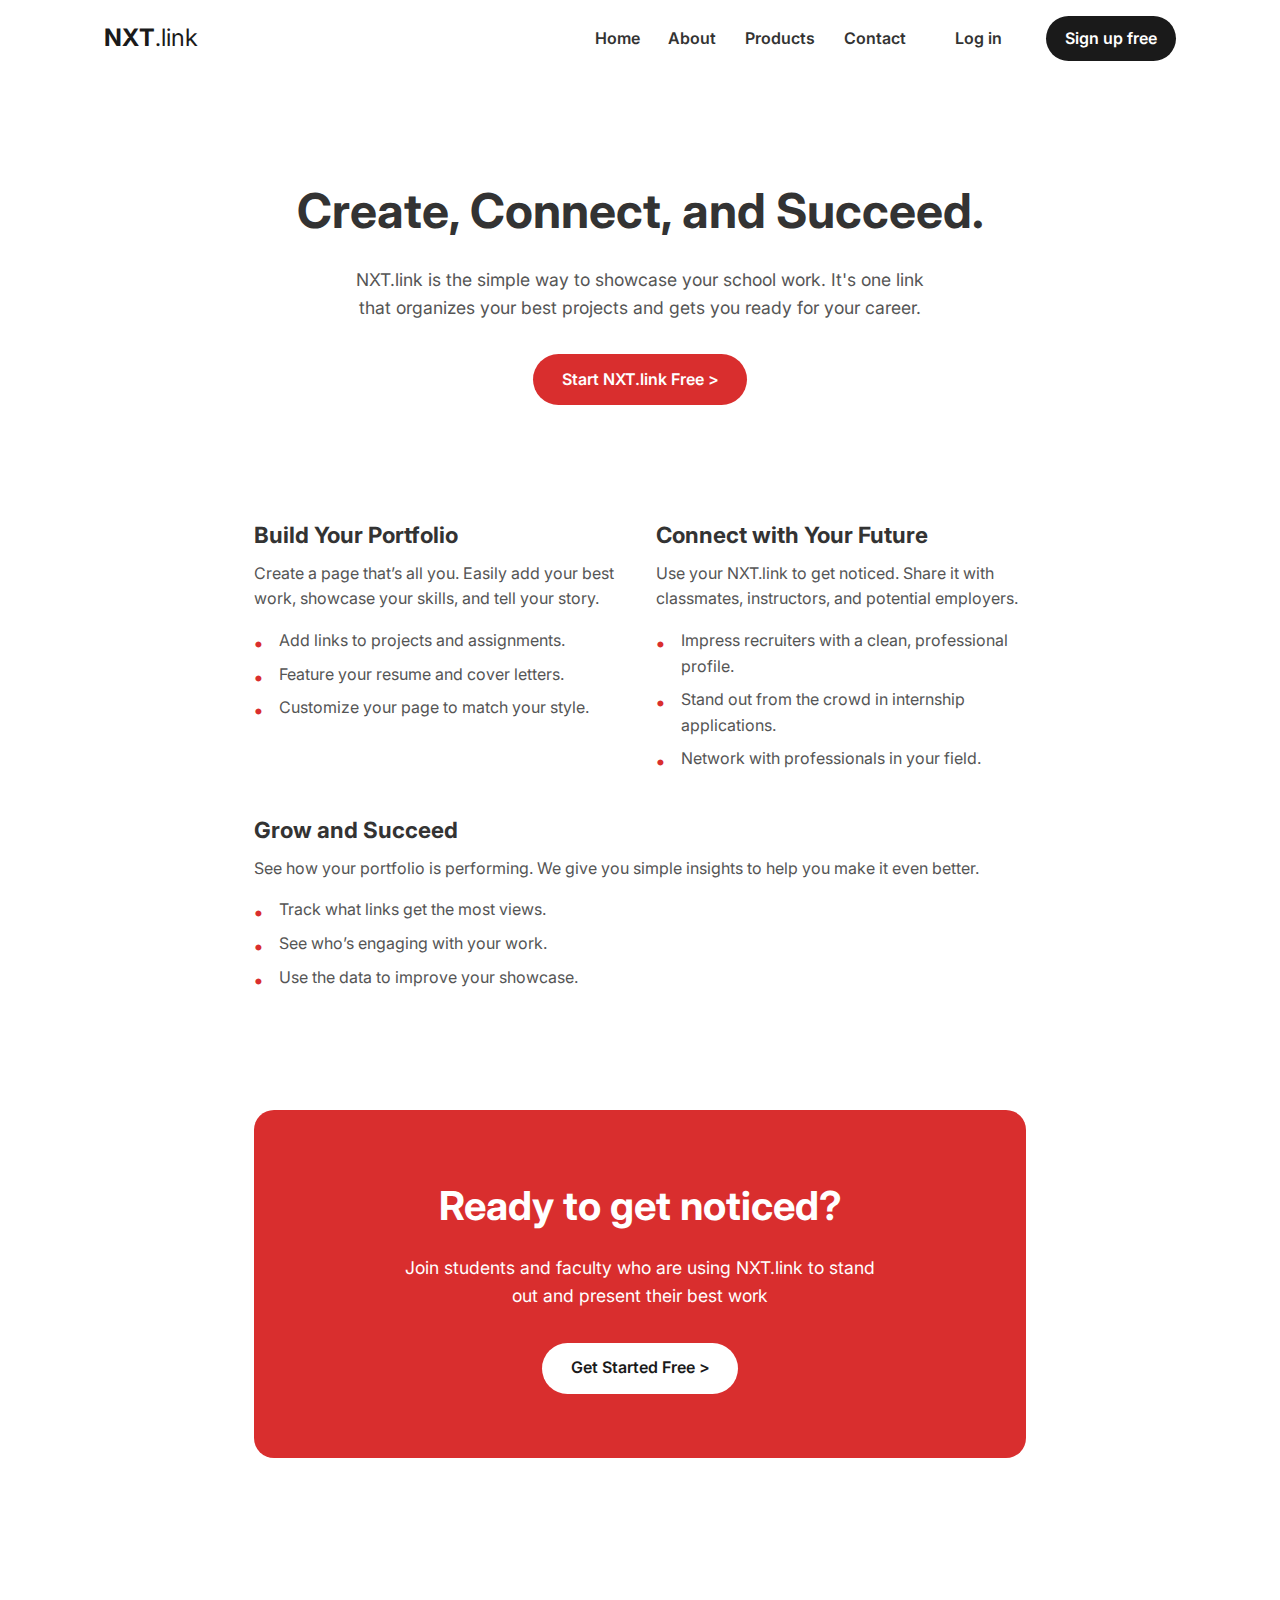
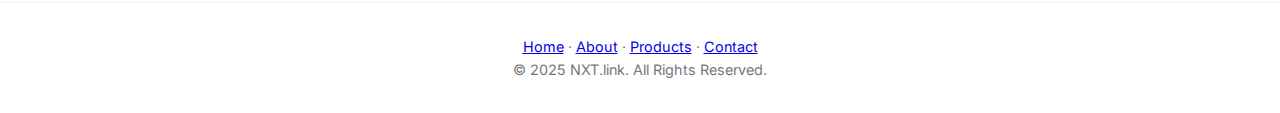
<file: about.html>
<!DOCTYPE html>
<html lang="en">
<head>
    <meta charset="UTF-8">
    <meta name="viewport" content="width=device-width, initial-scale=1.0">
    <title>About | NXT.link</title>
    <link rel="stylesheet" href="style.css">
    <link rel="preconnect" href="https://fonts.googleapis.com">
    <link rel="preconnect" href="https://fonts.gstatic.com" crossorigin>
    <link href="https://fonts.googleapis.com/css2?family=Inter:wght@400;600;700&display=swap" rel="stylesheet">
</head>
<body>

<header id="main-header">
  <nav class="main-nav">
    <a href="index.html" class="logo">NXT<span>.link</span></a>

   
    <div class="nav-actions">
      <a href="index.html"  class="nav-link">Home</a>
      <a href="about.html"  class="nav-link">About</a>
      <a href="products.html" class="nav-link">Products</a>
      <a href="contact.html" class="nav-link">Contact</a>
      <a href="#" id="login-btn" class="btn btn-login">Log in</a>
      <a href="#" class="btn btn-signup signup-trigger">Sign up free</a>
    </div>
  </nav>
</header>


    <main id="main-content">
        <div class="page-content">
            <section class="hero-about">
                <h1>Create, Connect, and Succeed.</h1>
                <p>NXT.link is the simple way to showcase your school work. It's one link that organizes your best projects and gets you ready for your career.</p>
                <a href="#" class="btn-start-free signup-trigger">Start NXT.link Free &gt;</a>
            </section>
            <section class="about-features">
                <div class="about-feature-item">
                    <h3>Build Your Portfolio</h3>
                    <p>Create a page that’s all you. Easily add your best work, showcase your skills, and tell your story.</p>
                    <ul>
                        <li>Add links to projects and assignments.</li>
                        <li>Feature your resume and cover letters.</li>
                        <li>Customize your page to match your style.</li>
                    </ul>
                </div>
                <div class="about-feature-item">
                    <h3>Connect with Your Future</h3>
                    <p>Use your NXT.link to get noticed. Share it with classmates, instructors, and potential employers.</p>
                    <ul>
                        <li>Impress recruiters with a clean, professional profile.</li>
                        <li>Stand out from the crowd in internship applications.</li>
                        <li>Network with professionals in your field.</li>
                    </ul>
                </div>
                <div class="about-feature-item">
                    <h3>Grow and Succeed</h3>
                    <p>See how your portfolio is performing. We give you simple insights to help you make it even better.</p>
                    <ul>
                        <li>Track what links get the most views.</li>
                        <li>See who’s engaging with your work.</li>
                        <li>Use the data to improve your showcase.</li>
                    </ul>
                </div>
            </section>
            <section class="cta-banner">
                <h2>Ready to get noticed?</h2>
                <p>Join students and faculty who are using NXT.link to stand out and present their best work</p>
                <a href="#" class="signup-trigger">Get Started Free &gt;</a>
            </section>
        </div>
    </main>

    <footer id="main-footer">
  <nav aria-label="Footer">
    <a href="index.html">Home</a> · 
    <a href="about.html">About</a> · 
    <a href="products.html">Products</a> · 
    <a href="contact.html">Contact</a>
  </nav>
  <p>&copy; 2025 NXT.link. All Rights Reserved.</p>
</footer>

    <!-- Modals -->
    <div id="signup-modal" class="modal">
        <div class="modal-content">
            <span class="close-btn">&times;</span>
            <div class="modal-logo">NXT<span>.link</span></div>
            <h2>Join NXT.link</h2>
            <p class="modal-subtitle">Create your free NXT.link account</p>
            <form>
                <label for="username-about">Username</label>
                <input type="text" id="username-about" placeholder="yourname">
                <small>Your nxt.link will be: nxt.link/yourname</small>
                <label for="email-about">Email</label>
                <input type="email" id="email-about" placeholder="you@example.com">
                <label for="password-about">Password</label>
                <input type="password" id="password-about" placeholder="Password">
                <label for="confirm-password-about">Confirm Password</label>
                <input type="password" id="confirm-password-about" placeholder="••••••••••">
                <button type="submit" class="btn-modal-submit">Create your NXT.link</button>
            </form>
            <p class="modal-footer-text">Already have an account? <a href="#">Sign in</a></p>
        </div>
    </div>
    <div id="login-modal" class="modal">
        <div class="modal-content">
            <span class="close-btn">&times;</span>
            <div class="modal-logo">NXT<span>.link</span></div>
            <h2>Log in to your NXT.link</h2>
            <form>
                <input type="text" placeholder="nxt.link/ Username">
                <input type="password" placeholder="Password">
                <a href="#" class="modal-link">Log in with phone number</a>
                <button type="submit" class="btn-modal-submit btn-login-submit">Log in</button>
            </form>
            <a href="#" class="modal-link">Forgot password?</a>
            <p class="modal-footer-text">Don't have an account? <a href="#">Sign up</a></p>
        </div>
    </div>

    <script src="script.js"></script>
</body>
</html>
</file>
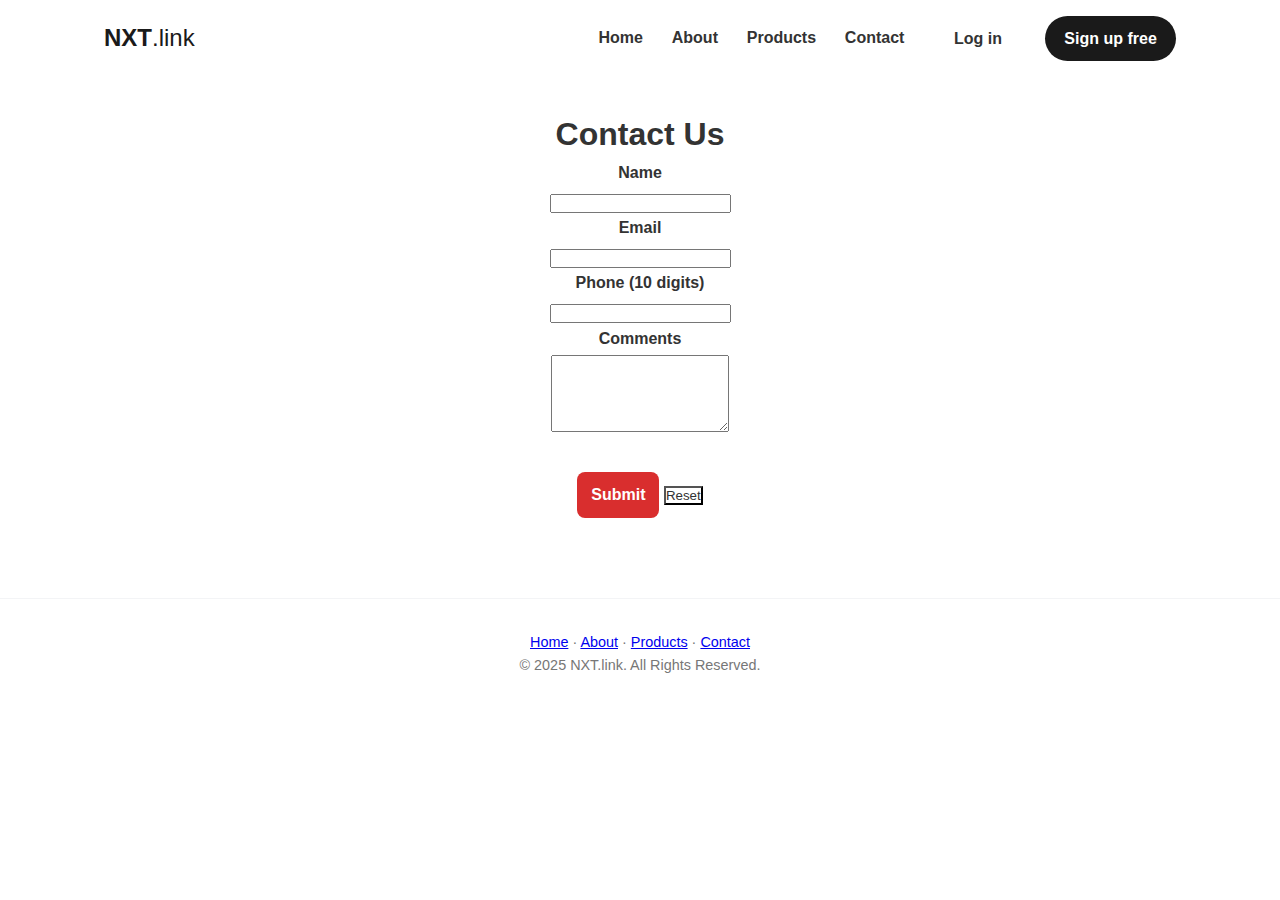
<file: contact.html>
<!DOCTYPE html>
<html lang="en">
<head>
  <meta charset="UTF-8" />
  <meta name="viewport" content="width=device-width, initial-scale=1.0"/>
  <title>Contact | NXT.link</title>

  <link rel="stylesheet" href="style.css" />
  <script src="contact.js" defer></script>
</head>
<body>
<header id="main-header">
  <nav class="main-nav">
    <a href="index.html" class="logo">NXT<span>.link</span></a>
    <div class="nav-actions">
      <a href="index.html"  class="nav-link">Home</a>
      <a href="about.html"  class="nav-link">About</a>
      <a href="products.html" class="nav-link">Products</a>
      <a href="contact.html" class="nav-link" aria-current="page">Contact</a>
      <a href="#" id="login-btn" class="btn btn-login">Log in</a>
      <a href="#" class="btn btn-signup signup-trigger">Sign up free</a>
    </div>
  </nav>
</header>

<main class="page-content" id="content">
  <h1>Contact Us</h1>

  <form id="contact-form" novalidate>
    <!-- Each field is its own block so order is clear and vertical -->
    <div class="form-group">
      <label for="name" style="display:block; margin-bottom:.25rem; font-weight:600;">Name</label>
      <input type="text" id="name" name="name" autocomplete="name" required />
    </div>

    <div class="form-group">
      <label for="email" style="display:block; margin-bottom:.25rem; font-weight:600;">Email</label>
      <input type="email" id="email" name="email" autocomplete="email" required />
    </div>

    <div class="form-group">
      <label for="phone" style="display:block; margin-bottom:.25rem; font-weight:600;">Phone (10 digits)</label>
      <input type="tel" id="phone" name="phone" inputmode="numeric" autocomplete="tel" required />
    </div>

    <div class="form-group">
      <label for="comments" style="display:block; margin-bottom:.25rem; font-weight:600;">Comments</label>
      <textarea id="comments" name="comments" rows="5" required></textarea>
    </div>

    <div id="form-errors" class="visually-hidden" aria-live="polite"></div>

    <div class="form-actions" style="margin-top:1rem;">
      <button type="submit" class="btn-modal-submit">Submit</button>
      <button type="reset" class="btn btn-login">Reset</button>
    </div>
  </form>
</main>

<footer id="main-footer">
  <nav aria-label="Footer">
    <a href="index.html">Home</a> · <a href="about.html">About</a> · <a href="products.html">Products</a> · <a href="contact.html">Contact</a>
  </nav>
  <p>&copy; 2025 NXT.link. All Rights Reserved.</p>
</footer>

<script src="script.js" defer></script>
</body>
</html>
</file>
<file: style.css>
/* General Setup */
:root {
  --primary-color: #D92E2E;
  --dark-color: #1A1A1A;
  --light-color: #FFFFFF;
  --gray-color: #F3F4F6;
  --text-color: #333333;
}

* { margin: 0; padding: 0; box-sizing: border-box; }

body {
  font-family: 'Inter', sans-serif;
  color: var(--text-color);
  background-color: var(--light-color);
  line-height: 1.6;
}

/* Header & Navigation */
#main-header { width: 100%; }

.announcement-bar {
  background-color: var(--primary-color);
  color: var(--light-color);
  text-align: center;
  padding: 0.5rem;
  font-size: 0.9rem;
}

.main-nav {
  display: flex;
  justify-content: space-between;
  align-items: center;
  padding: 1rem 5%;
  max-width: 1200px;
  margin: 0 auto;
}

.logo {
  font-weight: 700;
  font-size: 1.5rem;
  text-decoration: none;
  color: var(--dark-color);
}
.logo span { font-weight: 400; }

/* Old UL nav (hidden if present) */
.nav-links { display: none; list-style: none; gap: 2rem; }
.nav-links a {
  text-decoration: none;
  color: var(--text-color);
  font-weight: 600;
  cursor: pointer;
  /* FIX: removed position:absolute which was breaking layout */
}

/* New right-side action group (page links + buttons) */
.nav-actions {
  display: flex;
  align-items: center;
  gap: 1rem;
  margin-left: auto; /* push to the right */
}

.nav-actions .nav-link {
  text-decoration: none;
  color: var(--text-color);
  font-weight: 600;
  line-height: 1;
  padding: 0.6rem 0.4rem;
}
.nav-actions .nav-link:hover { text-decoration: underline; }

.nav-actions .btn {
  text-decoration: none;
  padding: 0.6rem 1.2rem;
  border-radius: 50px;
  font-weight: 600;
  margin-left: 0.5rem;
}
.btn-login { background-color: transparent; color: var(--text-color); }
.btn-signup { background-color: var(--dark-color); color: var(--light-color); }

/* Main Content - Shared */
.page-content {
  text-align: center;
  padding: 2rem 5%;
  max-width: 900px;
  margin: 0 auto;
}

/* Hero Section (Home Page) */
.hero h1 { font-size: 3rem; margin-top: 2rem; }
.hero h2 { font-size: 2.5rem; font-weight: 700; margin-bottom: 1rem; }
.hero p { max-width: 600px; margin: 0 auto 2rem; color: #555; }

.claim-form {
  display: flex; justify-content: center; align-items: center;
  background-color: var(--light-color); border: 1px solid #ddd; border-radius: 50px;
  padding: 0.5rem; max-width: 500px; margin: 0 auto;
}
.form-prefix { padding: 0 0.5rem 0 1rem; color: #777; }
.claim-form input { border: none; outline: none; flex-grow: 1; font-size: 1rem; }
.claim-form button {
  background-color: var(--primary-color); color: var(--light-color);
  border: none; border-radius: 50px; padding: 0.8rem 1.5rem; font-weight: 600; cursor: pointer;
}

/* Stats Section */
.stats { display: flex; justify-content: space-around; margin: 5rem 0; }
.stat-item h3 { font-size: 2.5rem; font-weight: 700; }

/* Features Section */
.features { display: flex; justify-content: space-around; gap: 2rem; margin: 5rem 0; }
.feature-item { max-width: 250px; }
.icon-container {
  font-size: 1.5rem; background-color: var(--gray-color);
  width: 60px; height: 60px; border-radius: 15px;
  display: flex; justify-content: center; align-items: center; margin: 0 auto 1rem;
}
.feature-item h4 { font-size: 1.2rem; margin-bottom: 0.5rem; }
.feature-item p { color: #555; font-size: 0.9rem; }

/* Partners Section */
.partners {
  margin: 5rem 0; display: flex; justify-content: space-around; align-items: center;
  flex-wrap: wrap; gap: 2rem;
}
.partners img {
  height: 40px; filter: grayscale(100%); opacity: 0.7; transition: all 0.3s ease;
}
.partners img:hover { filter: grayscale(0%); opacity: 1; }

/* Footer */
#main-footer {
  text-align: center; padding: 2rem; margin-top: 3rem;
  font-size: 0.9rem; color: #777; border-top: 1px solid var(--gray-color);
}

/* Modal Styles */
.modal {
  display: none; position: fixed; z-index: 1000; left: 0; top: 0;
  width: 100%; height: 100%; overflow: auto; background-color: rgba(0,0,0,0.6);
  justify-content: center; align-items: center;
}
.modal-content {
  background-color: #fff; margin: auto; padding: 40px; border-radius: 8px;
  width: 90%; max-width: 420px; text-align: left; position: relative;
  box-shadow: 0 5px 15px rgba(0,0,0,0.3);
}
.close-btn {
  color: #aaa; position: absolute; top: 15px; right: 25px;
  font-size: 28px; font-weight: bold; cursor: pointer;
}
.close-btn:hover, .close-btn:focus { color: #000; }
.modal-logo { font-weight: 700; font-size: 1.8rem; text-align: center; margin-bottom: 2rem; }
.modal-logo span { font-weight: 400; }
.modal-content h2 { font-size: 2rem; font-weight: 700; text-align: center; margin-bottom: 0.5rem; }
.modal-content .modal-subtitle { text-align: center; color: #666; margin-bottom: 2rem; }
.modal-content form { display: flex; flex-direction: column; }
.modal-content label { margin-bottom: 0.5rem; font-weight: 600; font-size: 0.9rem; }
.modal-content input {
  background-color: var(--gray-color); border: 1px solid #e0e0e0; border-radius: 8px;
  padding: 12px 15px; margin-bottom: 1rem; font-size: 1rem; width: 100%;
}
.modal-content small { margin-top: -0.8rem; margin-bottom: 1rem; font-size: 0.8rem; color: #777; }
.btn-modal-submit {
  background-color: var(--primary-color); color: var(--light-color);
  border: none; border-radius: 8px; padding: 14px; font-size: 1rem; font-weight: 600; cursor: pointer; margin-top: 1rem;
}
.btn-login-submit { background-color: var(--gray-color); color: #888; }
.modal-footer-text { text-align: center; margin-top: 1.5rem; font-size: 0.9rem; }
.modal-link { font-size: 0.9rem; text-decoration: none; color: var(--primary-color); font-weight: 600; text-align: center; display: block; margin-top: 0.5rem; }

/* Styles for About Page */
.hero-about { text-align: center; padding: 4rem 1rem; }
.hero-about h1 { font-size: 3rem; font-weight: 700; margin-bottom: 1rem; }
.hero-about p { max-width: 600px; margin: 0 auto 2rem; font-size: 1.1rem; color: #555; }
.btn-start-free {
  background-color: var(--primary-color); color: var(--light-color);
  text-decoration: none; padding: 0.8rem 1.8rem; border-radius: 50px; font-weight: 600; display: inline-block;
}
.about-features {
  display: flex; justify-content: space-between; gap: 2rem; padding: 3rem 0;
  text-align: left; flex-wrap: wrap;
}
.about-feature-item { flex: 1; min-width: 280px; }
.about-feature-item h3 { font-size: 1.4rem; margin-bottom: 0.5rem; }
.about-feature-item p { color: #555; margin-bottom: 1rem; }
.about-feature-item ul { list-style: none; padding-left: 0; }
.about-feature-item li {
  color: #555; margin-bottom: 0.5rem; position: relative; padding-left: 25px;
}
.about-feature-item li::before {
  content: '•'; color: var(--primary-color); font-weight: bold;
  position: absolute; left: 0; top: 0; font-size: 1.2rem;
}
.cta-banner {
  background-color: var(--primary-color); color: var(--light-color);
  text-align: center; padding: 4rem 2rem; border-radius: 20px; margin: 4rem 0;
}
.cta-banner h2 { font-size: 2.5rem; margin-bottom: 1rem; }
.cta-banner p { max-width: 500px; margin: 0 auto 2rem; font-size: 1.1rem; }
.cta-banner a {
  background-color: var(--light-color); color: var(--dark-color);
  text-decoration: none; padding: 0.8rem 1.8rem; border-radius: 50px; font-weight: 600; display: inline-block;
}

/* --- STYLES FOR LINK BIO PAGE --- */
/* FIX: use block flow so header/footer + centered column work */
.link-bio-body {
  background: #fff;
  display: block;
  min-height: 100vh;
  color: #000;
}

.link-bio-container {
  width: 100%;
  max-width: 380px;
  margin: 6rem auto 2rem;  /* space below top nav */
  padding: 2rem 1rem;
  display: flex; flex-direction: column; align-items: center;
}

.bio-header { text-align: center; margin-bottom: 2rem; }
.profile-picture-container { margin-bottom: 1rem; cursor: pointer; }
#profile-pic {
  width: 100px; height: 100px; border-radius: 50%;
  border: 3px solid white; object-fit: cover;
}
.username { font-size: 1.2rem; font-weight: 600; }

.links-section {
  width: 100%;
  display: flex; align-items: center; flex-direction: column;
  gap: 1rem; margin-bottom: 2rem; line-height: 60px;
}
.bio-link {
  background-color: rgba(0,0,0,0.1); color: white;
  text-decoration: none; padding: 1rem; text-align: center;
  border-radius: 8px; border: 1px solid rgba(255,255,255,0.3);
  font-weight: 600; transition: background-color 0.3s ease;
}
.bio-link:hover { background-color: rgba(255,255,255,0.2); }

.bio-footer { text-align: center; }
.social-icons {
  display: flex; justify-content: center; gap: 1.5rem; margin-bottom: 1.5rem;
}
.social-icons a { color: white; font-size: 1.5rem; transition: color 0.3s ease; }
.social-icons a:hover { color: #ddd; }
.footer-logo { font-weight: 600; opacity: 0.8; }

/* --- NEW STYLES FOR ADD LINK FORM --- */
.add-link-form {
  margin-top: 2rem; width: 100%;
  display: flex; flex-direction: column; gap: 0.5rem;
}
.add-link-form input {
  width: 100%; padding: 0.8rem; border-radius: 5px;
  border: 1px solid rgba(78,78,78,0.5); background-color: rgba(255,255,255,0.2);
  color: white; font-size: 1rem;
}
.add-link-form input::placeholder { color: rgba(0,0,0,0.7); }
.add-link-form button {
  padding: 0.8rem; border-radius: 5px; border: none;
  background-color: white; color: var(--primary-color);
  font-weight: 700; font-size: 1rem; cursor: pointer;
}

/* ========= Responsive ========= */

/* Exact 800x1000 window (or smaller) padding tweak */
@media screen and (max-width: 800px) and (max-height: 1000px){
  body { padding: 0 1rem; }
}

/* General <=1000px */
@media (max-width: 1000px){
  .main-nav{ padding:1rem 3%; }
  .page-content{ padding:1.5rem 4%; }
}

/* General <=800px */
@media (max-width: 800px){
  .main-nav{
    flex-direction: column;
    align-items: center;
    justify-content: center;
    gap: .5rem;
    padding: .75rem 1rem;
  }
  .nav-actions{
    justify-content: center;    /* center About / Log in / Sign up */
    flex-wrap: wrap;
    gap: 1rem;
    margin: 0;                  /* override margin-left:auto */
  }

  .hero h1{ font-size: 2rem; }
  .hero h2{ font-size: 1.6rem; }
  .hero p{ font-size: 0.95rem; padding: 0 0.5rem; }

  /* Stats stack vertically */
  .stats{ flex-direction: column; gap: 2rem; align-items: center; }
  .stat-item h3{ font-size: 2rem; }

  /* Features stack vertically */
  .features{ flex-direction: column; align-items: center; }

  /* About features stack vertically */
  .about-features{ flex-direction: column; gap: 2rem; }

  /* Partners wrap more naturally */
  .partners{ justify-content: center; }

  /* Link bio adjustments */
  .link-bio-container{ max-width: 95%; padding: 1.5rem; }
  .links-section{ gap: 0.75rem; }
  .bio-link{ font-size: 0.95rem; padding: 0.75rem; }
  .add-link-form input, .add-link-form button{ font-size: 0.9rem; padding: 0.7rem; }
}

/* Accessibility helpers */
.visually-hidden{
  position:absolute!important;clip:rect(1px,1px,1px,1px);
  padding:0;border:0;height:1px;width:1px;overflow:hidden;
}

/* Focus styles for form fields (Contact page requirement) */
#contact-form input:focus,
#contact-form textarea:focus{
  outline: 2px solid var(--primary-color);
  background: #fff7f7;
  color: #111;
}

/* Basic products grid */
.products-container{
  display:grid;
  grid-template-columns: repeat(2, minmax(0,1fr));
  gap: 2rem;
  margin-top:1rem;
}
.product-item img{ width:100%; height:auto; border-radius:8px; }

/* Products grid one column on small screens (also covered by <=800px above) */
@media (max-width: 800px){
  .products-container{ grid-template-columns: 1fr; }
}
</file>
